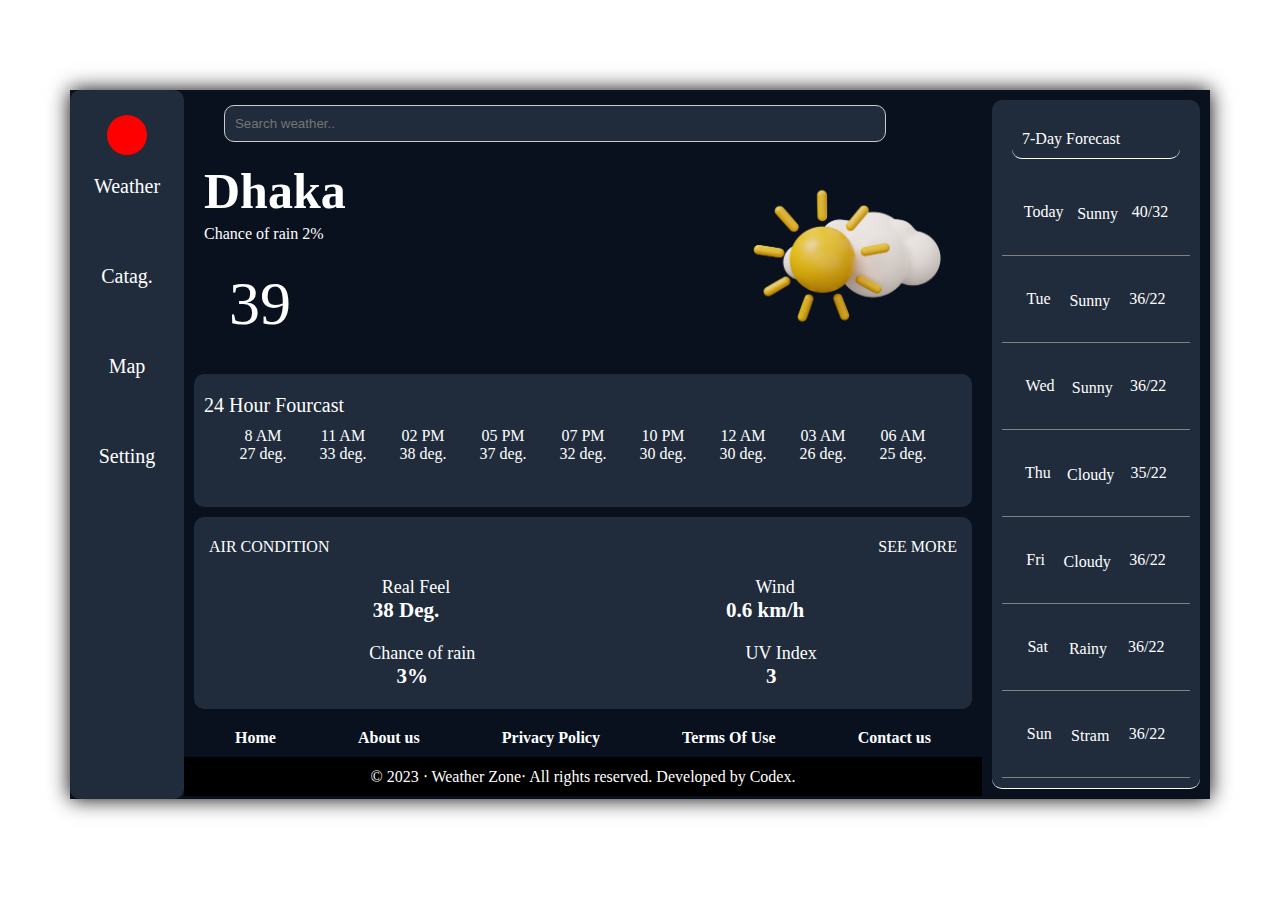
<file: index.html>
<!DOCTYPE html>
<html lang="en">

<head>
    <meta charset="UTF-8">
    <meta http-equiv="X-UA-Compatible" content="IE=edge">
    <meta name="viewport" content="width=device-width, initial-scale=1.0"> <!-- respose-->
    <title>Weather Page</title>
    <link rel="stylesheet" href="style.css"> <!-- css connect-->
    <link rel="stylesheet" href="https://cdnjs.cloudflare.com/ajax/libs/font-awesome/6.4.0/css/all.min.css"
        integrity="sha512-iecdLmaskl7CVkqkXNQ/ZH/XLlvWZOJyj7Yy7tcenmpD1ypASozpmT/E0iPtmFIB46ZmdtAc9eNBvH0H/ZpiBw=="
        crossorigin="anonymous" referrerpolicy="no-referrer" /> <!-- icon connect-->
</head>

<body>
    <div class="main-container">
        <div class="left-side">
            <div class="logo"><i class="fa-sharp fa-solid fa-wind" style="color: #ffffff;"></i></div>
            <div class="left-icon">
                <div class="weather">
                    <i class="fa-solid fa-cloud-sun-rain" style="color: #ffffff;"></i>

                    <div>Weather</div>
                </div>
                <div class="cat">
                    <i class="fa-solid fa-bars" style="color: #ffffff;"></i>
                    <div>Catag.</div>
                </div>
                <div class="map">
                    <i class="fa-solid fa-map-location-dot" style="color: #ffffff;"></i>
                    <div>Map</div>
                </div>
                <div class="setting">
                    <i class="fa-solid fa-gear" style="color: #ffffff;"></i>
                    <div>Setting</div>
                </div>

            </div>
        </div>
        <div class="middle-side">
            <div class="search">
                <input type="text" placeholder="Search weather..">
            </div>
            <div class="display">
                <div class="left">
                    <h2>Dhaka</h2>
                    <div>Chance of rain 2%</div>
                    <div class="degree"><span>39</span><sup><i class="fa-regular fa-circle"
                                style="color: #ffffff;"></i></sup>
                    </div>
                </div>
                <div class="right">
                    <img src="sun-cloud-3d-weather-png.png" alt="">
                </div>
            </div>

            <!-- 24 Houre whether start -->
            <div class="hour-container">
                <div class="h-heading">24 Hour Fourcast</div>
                <div class="h-inner">

                    <div class="h-item">
                        <div>8 AM</div>
                        <i class="fa-solid fa-cloud-sun-rain"></i>
                        <div>27 deg.</div>
                    </div>
                    <div class="h-item">
                        <div>11 AM</div>
                        <i class="fa-solid fa-sun"></i>
                        <div>33 deg.</div>
                    </div>
                    <div class="h-item">
                        <div>02 PM</div>
                        <i class="fa-solid fa-cloud-sun-rain"></i>
                        <div>38 deg.</div>
                    </div>
                    <div class="h-item">
                        <div>05 PM</div>
                        <i class="fa-solid fa-cloud-sun"></i>
                        <div>37 deg.</div>
                    </div>
                    <div class="h-item">
                        <div>07 PM</div>
                        <i class="fa-solid fa-cloud-sun-rain"></i>
                        <div>32 deg.</div>
                    </div>
                    <div class="h-item">
                        <div>10 PM</div>
                        <i class="fa-solid fa-cloud-sun-rain"></i>
                        <div>30 deg.</div>
                    </div>
                    <div class="h-item">
                        <div>12 AM</div>
                        <i class="fa-solid fa-sun"></i>
                        <div>30 deg.</div>
                    </div>
                    <div class="h-item">
                        <div>03 AM</div>
                        <i class="fa-solid fa-cloud-sun"></i>
                        <div>26 deg.</div>
                    </div>
                    <div class="h-item">
                        <div>06 AM</div>
                        <i class="fa-solid fa-cloud-sun-rain"></i>
                        <div>25 deg.</div>
                    </div>
                </div>
            </div>
            <!-- 24 Houre whether end -->
            <!-- Air Condition Start -->
            <div class="air-con">
                <div class="air-top">
                    <div class="left">Air Condition</div>
                    <div class="right">See more</div>
                </div>
                <div class="air-inner-container">
                    <div class="air-bottom">
                        <div class="item">
                            <div class="i-t">
                                <div class="icon"><i class="fa-solid fa-temperature-three-quarters"></i></div>
                                <div class="text">Real Feel</div>
                            </div>
                            <div class="degg">38 Deg.</div>
                        </div>
                        <div class="item">
                            <div class="i-t">
                                <div class="icon"><i class="fa-solid fa-wind"></i></div>
                                <div class="text">Wind</div>
                            </div>
                            <div class="degg">0.6 km/h</div>
                        </div>
                    </div>
                </div>
                <div class="air-inner-container">
                    <div class="air-bottom">
                        <div class="item">
                            <div class="i-t">
                                <div class="icon"><i class="fa-solid fa-droplet"></i></div>
                                <div class="text">Chance of rain</div>
                            </div>
                            <div class="degg">3%</div>
                        </div>
                        <div class="item">
                            <div class="i-t">
                                <div class="icon"><i class="fa-solid fa-sun"></i></div>
                                <div class="text">UV Index</div>
                            </div>
                            <div class="degg">3</div>
                        </div>
                    </div>
                </div>

            </div>
            <div class="page">
                <ul>
                    <li><a href="/index.html">Home</a></li>
                    <li><a href="/about.html">About us</a></li>
                    <li><a href="/privacypolicy.html">Privacy Policy</a></li>
                    <li><a href="/terms.html">Terms Of Use</a></li>
                    <li><a href="/contact.html">Contact us</a></li>
                </ul>
            </div>
            <div class="down-footer">© 2023 ‧ Weather Zone‧ All rights reserved.
                 Developed by Codex.</div>
        </div>
         <div class="right-side">
        <div class="right-container">
            <div class="right-container">7-Day Forecast</div>
            <div class="day">
                <div class="one">Today</div>
                <div class="two"><i class="fa-solid fa-sun"></i> Sunny</div>
                <div class="three">40/32</div>
            </div> <div class="day">
                <div class="one">Tue</div>
                <div class="two"><i class="fa-solid fa-sun"></i> Sunny</div>
                <div class="three">36/22</div>
            </div> <div class="day">
                <div class="one">Wed</div>
                <div class="two"><i class="fa-solid fa-sun"></i> Sunny</div>
                <div class="three">36/22</div>
            </div> <div class="day">
                <div class="one">Thu</div>
                <div class="two"><i class="fa-solid fa-cloud-sun"></i> Cloudy</div>
                <div class="three">35/22</div>
            </div> <div class="day">
                <div class="one">Fri</div>
                <div class="two"><i class="fa-solid fa-cloud-sun"></i> Cloudy</div>
                <div class="three">36/22</div>
            </div> <div class="day">
                <div class="one">Sat</div>
                <div class="two"><i class="fa-solid fa-cloud-sun-rain"></i> Rainy</div>
                <div class="three">36/22</div>
            </div> <div class="day">
                <div class="one">Sun</div>
                <div class="two"><i class="fa-solid fa-poo-storm"></i> Stram</div>
                <div class="three">36/22</div>
            </div>
        </div>
    </div>
    </div>
    <!-- Air Condition End -->

   
    </div>
    <script src="script.js"></script>
</body>

</html>
</file>
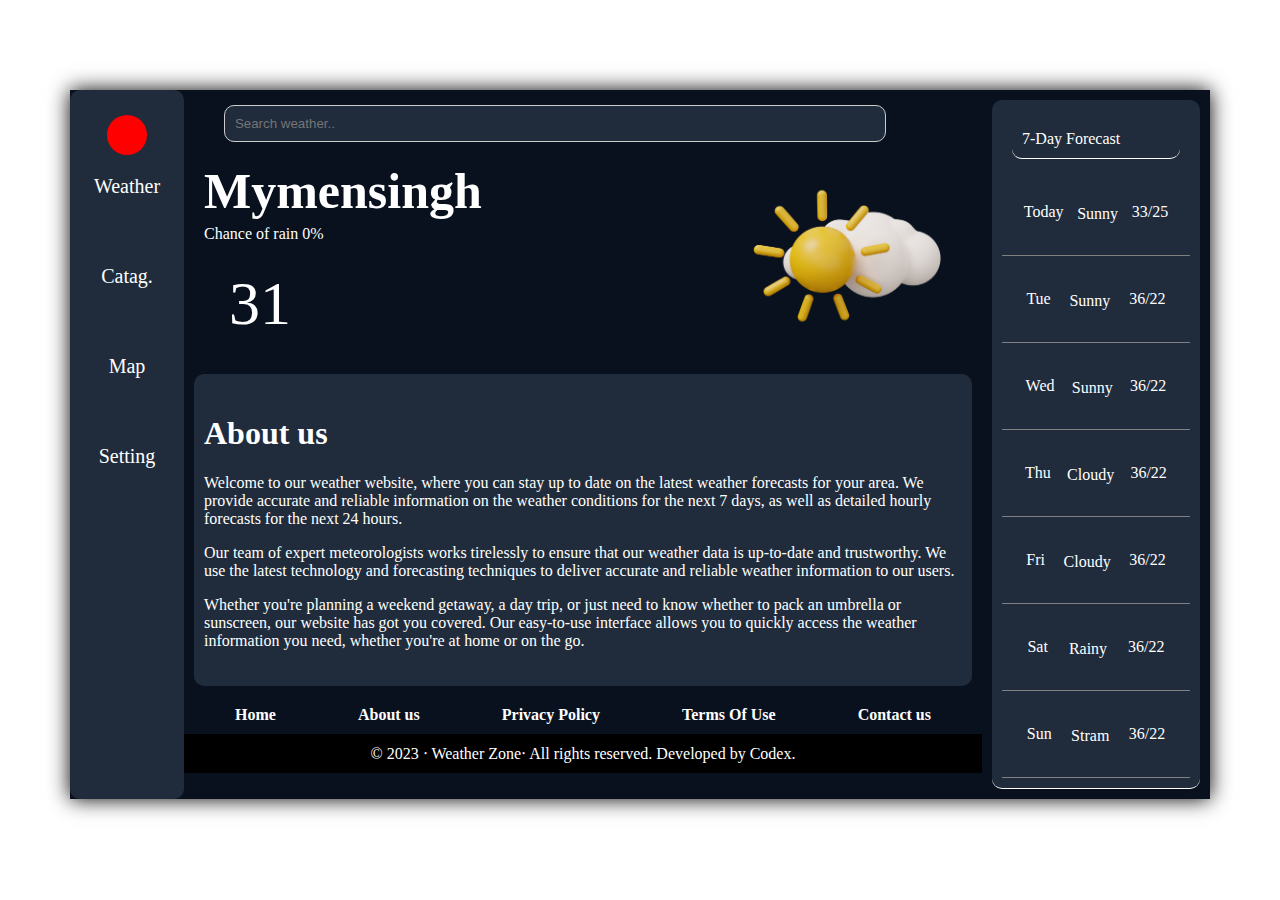
<file: about.html>
<!DOCTYPE html>
<html lang="en">

<head>
    <meta charset="UTF-8">
    <meta http-equiv="X-UA-Compatible" content="IE=edge">
    <meta name="viewport" content="width=device-width, initial-scale=1.0">
    <title>Weather Page</title>
    <link rel="stylesheet" href="style.css">
    <link rel="stylesheet" href="https://cdnjs.cloudflare.com/ajax/libs/font-awesome/6.4.0/css/all.min.css"
        integrity="sha512-iecdLmaskl7CVkqkXNQ/ZH/XLlvWZOJyj7Yy7tcenmpD1ypASozpmT/E0iPtmFIB46ZmdtAc9eNBvH0H/ZpiBw=="
        crossorigin="anonymous" referrerpolicy="no-referrer" />
</head>

<body>
    <div class="main-container">
        <div class="left-side">
            <div class="logo"><i class="fa-sharp fa-solid fa-wind" style="color: #ffffff;"></i></div>
            <div class="left-icon">
                <div class="weather">
                    <i class="fa-solid fa-cloud-sun-rain" style="color: #ffffff;"></i>

                    <div>Weather</div>
                </div>
                <div class="cat">
                    <i class="fa-solid fa-bars" style="color: #ffffff;"></i>
                    <div>Catag.</div>
                </div>
                <div class="map">
                    <i class="fa-solid fa-map-location-dot" style="color: #ffffff;"></i>
                    <div>Map</div>
                </div>
                <div class="setting">
                    <i class="fa-solid fa-gear" style="color: #ffffff;"></i>
                    <div>Setting</div>
                </div>

            </div>
        </div>
        <div class="middle-side">
            <div class="search">
                <input type="text" placeholder="Search weather..">
            </div>
            <div class="display">
                <div class="left">
                    <h2>Mymensingh</h2>
                    <div>Chance of rain 0%</div>
                    <div class="degree"><span>31</span><sup><i class="fa-regular fa-circle"
                                style="color: #ffffff;"></i></sup>
                    </div>
                </div>
                <div class="right">
                    <img src="sun-cloud-3d-weather-png.png" alt="">
                </div>
            </div>

            <!-- 24 Houre whether start -->
            <div class="hour-container">
                <h1>About us</h1>
                <p>Welcome to our weather website, where you can stay up to date on the latest weather forecasts for
                    your area. We provide accurate and reliable information on the weather conditions for the next 7
                    days, as well as detailed hourly forecasts for the next 24 hours.
                </p>
                <p>
                    Our team of expert meteorologists works tirelessly to ensure that our weather data is up-to-date and
                    trustworthy. We use the latest technology and forecasting techniques to deliver accurate and
                    reliable weather information to our users.
                </p>
                <p>
                    Whether you're planning a weekend getaway, a day trip, or just need to know whether to pack an
                    umbrella or sunscreen, our website has got you covered. Our easy-to-use interface allows you to
                    quickly access the weather information you need, whether you're at home or on the go.</p>
            </div>
            <div class="page">
                <ul>
                    <li><a href="/index.html">Home</a></li>
                    <li><a href="/about.html">About us</a></li>
                    <li><a href="/privacypolicy.html">Privacy Policy</a></li>
                    <li><a href="/terms.html">Terms Of Use</a></li>
                    <li><a href="/contact.html">Contact us</a></li>
                </ul>
            </div>
            <div class="down-footer">© 2023 ‧ Weather Zone‧ All rights reserved.
                 Developed by Codex.</div>
        </div>
        <div class="right-side">
            <div class="right-container">
                <div class="right-container">7-Day Forecast</div>
                <div class="day">
                    <div class="one">Today</div>
                    <div class="two"><i class="fa-solid fa-sun"></i> Sunny</div>
                    <div class="three">33/25</div>
                </div>
                <div class="day">
                    <div class="one">Tue</div>
                    <div class="two"><i class="fa-solid fa-sun"></i> Sunny</div>
                    <div class="three">36/22</div>
                </div>
                <div class="day">
                    <div class="one">Wed</div>
                    <div class="two"><i class="fa-solid fa-sun"></i> Sunny</div>
                    <div class="three">36/22</div>
                </div>
                <div class="day">
                    <div class="one">Thu</div>
                    <div class="two"><i class="fa-solid fa-cloud-sun"></i> Cloudy</div>
                    <div class="three">36/22</div>
                </div>
                <div class="day">
                    <div class="one">Fri</div>
                    <div class="two"><i class="fa-solid fa-cloud-sun"></i> Cloudy</div>
                    <div class="three">36/22</div>
                </div>
                <div class="day">
                    <div class="one">Sat</div>
                    <div class="two"><i class="fa-solid fa-cloud-sun-rain"></i> Rainy</div>
                    <div class="three">36/22</div>
                </div>
                <div class="day">
                    <div class="one">Sun</div>
                    <div class="two"><i class="fa-solid fa-poo-storm"></i> Stram</div>
                    <div class="three">36/22</div>
                </div>
            </div>
        </div>
    </div>
    <!-- Air Condition End -->


    </div>
</body>

</html>
</file>
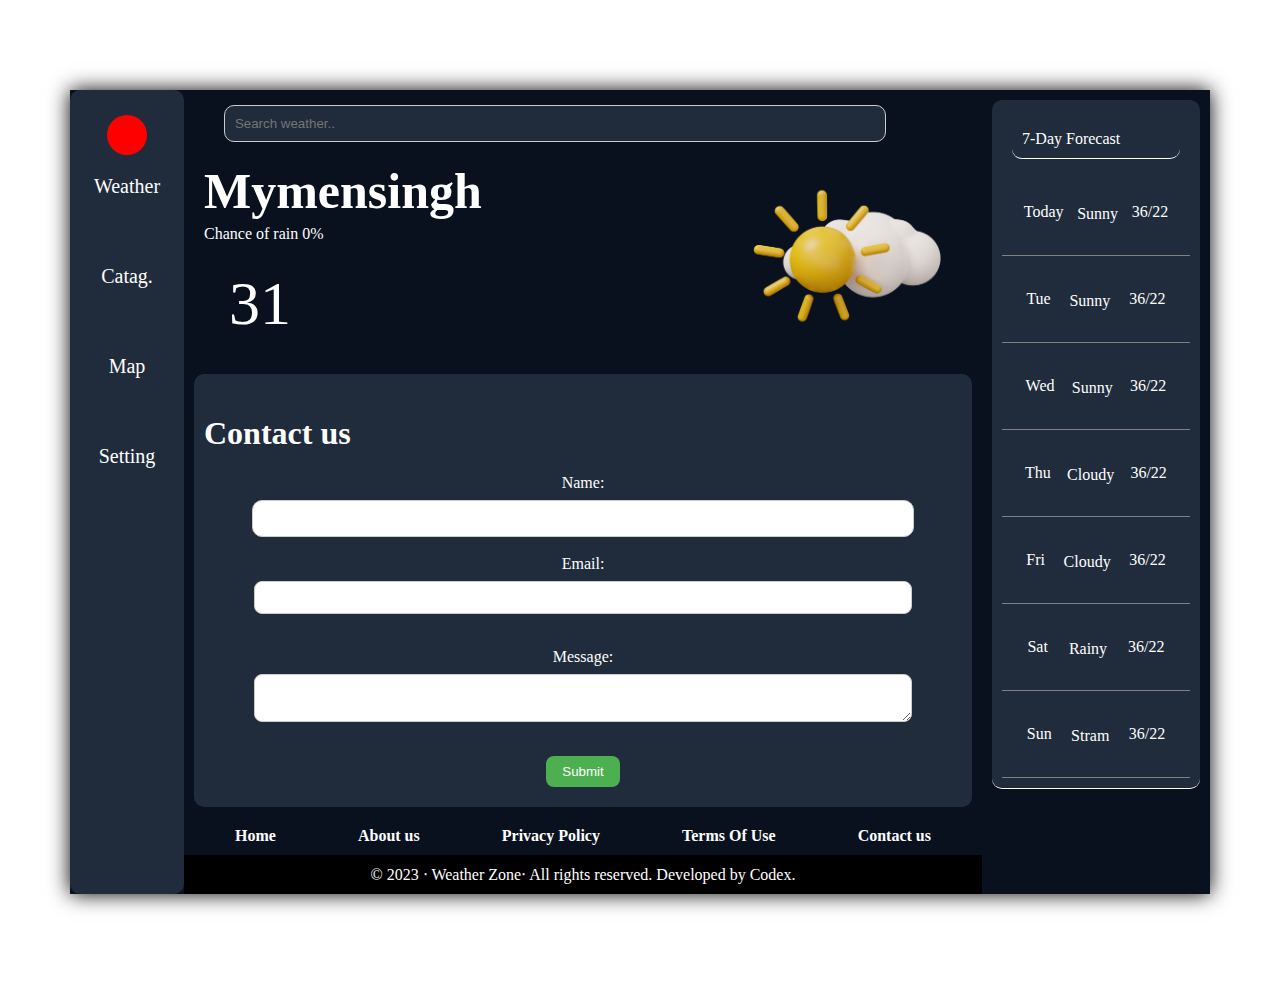
<file: contact.html>
<!DOCTYPE html>
<html lang="en">

<head>
    <meta charset="UTF-8">
    <meta http-equiv="X-UA-Compatible" content="IE=edge">
    <meta name="viewport" content="width=device-width, initial-scale=1.0">
    <title>Weather Page</title>
    <link rel="stylesheet" href="style.css">
    <link rel="stylesheet" href="https://cdnjs.cloudflare.com/ajax/libs/font-awesome/6.4.0/css/all.min.css"
        integrity="sha512-iecdLmaskl7CVkqkXNQ/ZH/XLlvWZOJyj7Yy7tcenmpD1ypASozpmT/E0iPtmFIB46ZmdtAc9eNBvH0H/ZpiBw=="
        crossorigin="anonymous" referrerpolicy="no-referrer" />
</head>

<body>
    <div class="main-container">
        <div class="left-side">
            <div class="logo"><i class="fa-sharp fa-solid fa-wind" style="color: #ffffff;"></i></div>
            <div class="left-icon">
                <div class="weather">
                    <i class="fa-solid fa-cloud-sun-rain" style="color: #ffffff;"></i>

                    <div>Weather</div>
                </div>
                <div class="cat">
                    <i class="fa-solid fa-bars" style="color: #ffffff;"></i>
                    <div>Catag.</div>
                </div>
                <div class="map">
                    <i class="fa-solid fa-map-location-dot" style="color: #ffffff;"></i>
                    <div>Map</div>
                </div>
                <div class="setting">
                    <i class="fa-solid fa-gear" style="color: #ffffff;"></i>
                    <div>Setting</div>
                </div>

            </div>
        </div>
        <div class="middle-side">
            <div class="search">
                <input type="text" placeholder="Search weather..">
            </div>
            <div class="display">
                <div class="left">
                    <h2>Mymensingh</h2>
                    <div>Chance of rain 0%</div>
                    <div class="degree"><span>31</span><sup><i class="fa-regular fa-circle"
                                style="color: #ffffff;"></i></sup>
                    </div>
                </div>
                <div class="right">
                    <img src="sun-cloud-3d-weather-png.png" alt="">
                </div>
            </div>

            <!-- 24 Houre whether start -->
            <div class="hour-container">
                <h1>Contact us</h1>
                <!-- A simple contact form with name, email and message fields -->
<form action="#" method="post">
    <label for="name">Name:</label>
    <input type="text" style="background-color: #ffffff;" id="name" name="name" required><br>
  
    <label for="email">Email:</label>
    <input type="email" id="email" name="email" required><br>
  
    <label for="message">Message:</label>
    <textarea id="message" name="message" required></textarea><br>
  
    <button type="submit">Submit</button>
  </form>
  
            </div>
            <div class="page">
                <ul>
                    <li><a href="/index.html">Home</a></li>
                    <li><a href="/about.html">About us</a></li>
                    <li><a href="/privacypolicy.html">Privacy Policy</a></li>
                    <li><a href="/terms.html">Terms Of Use</a></li>
                    <li><a href="/contact.html">Contact us</a></li>
                </ul>
            </div>
            <div class="down-footer">© 2023 ‧ Weather Zone‧ All rights reserved.
                 Developed by Codex.</div>
        </div>
        <div class="right-side">
            <div class="right-container">
                <div class="right-container">7-Day Forecast</div>
                <div class="day">
                    <div class="one">Today</div>
                    <div class="two"><i class="fa-solid fa-sun"></i> Sunny</div>
                    <div class="three">36/22</div>
                </div>
                <div class="day">
                    <div class="one">Tue</div>
                    <div class="two"><i class="fa-solid fa-sun"></i> Sunny</div>
                    <div class="three">36/22</div>
                </div>
                <div class="day">
                    <div class="one">Wed</div>
                    <div class="two"><i class="fa-solid fa-sun"></i> Sunny</div>
                    <div class="three">36/22</div>
                </div>
                <div class="day">
                    <div class="one">Thu</div>
                    <div class="two"><i class="fa-solid fa-cloud-sun"></i> Cloudy</div>
                    <div class="three">36/22</div>
                </div>
                <div class="day">
                    <div class="one">Fri</div>
                    <div class="two"><i class="fa-solid fa-cloud-sun"></i> Cloudy</div>
                    <div class="three">36/22</div>
                </div>
                <div class="day">
                    <div class="one">Sat</div>
                    <div class="two"><i class="fa-solid fa-cloud-sun-rain"></i> Rainy</div>
                    <div class="three">36/22</div>
                </div>
                <div class="day">
                    <div class="one">Sun</div>
                    <div class="two"><i class="fa-solid fa-poo-storm"></i> Stram</div>
                    <div class="three">36/22</div>
                </div>
            </div>
        </div>
    </div>
    <!-- Air Condition End -->


    </div>
    <script src="script.js"></script>
</body>

</html>
</file>
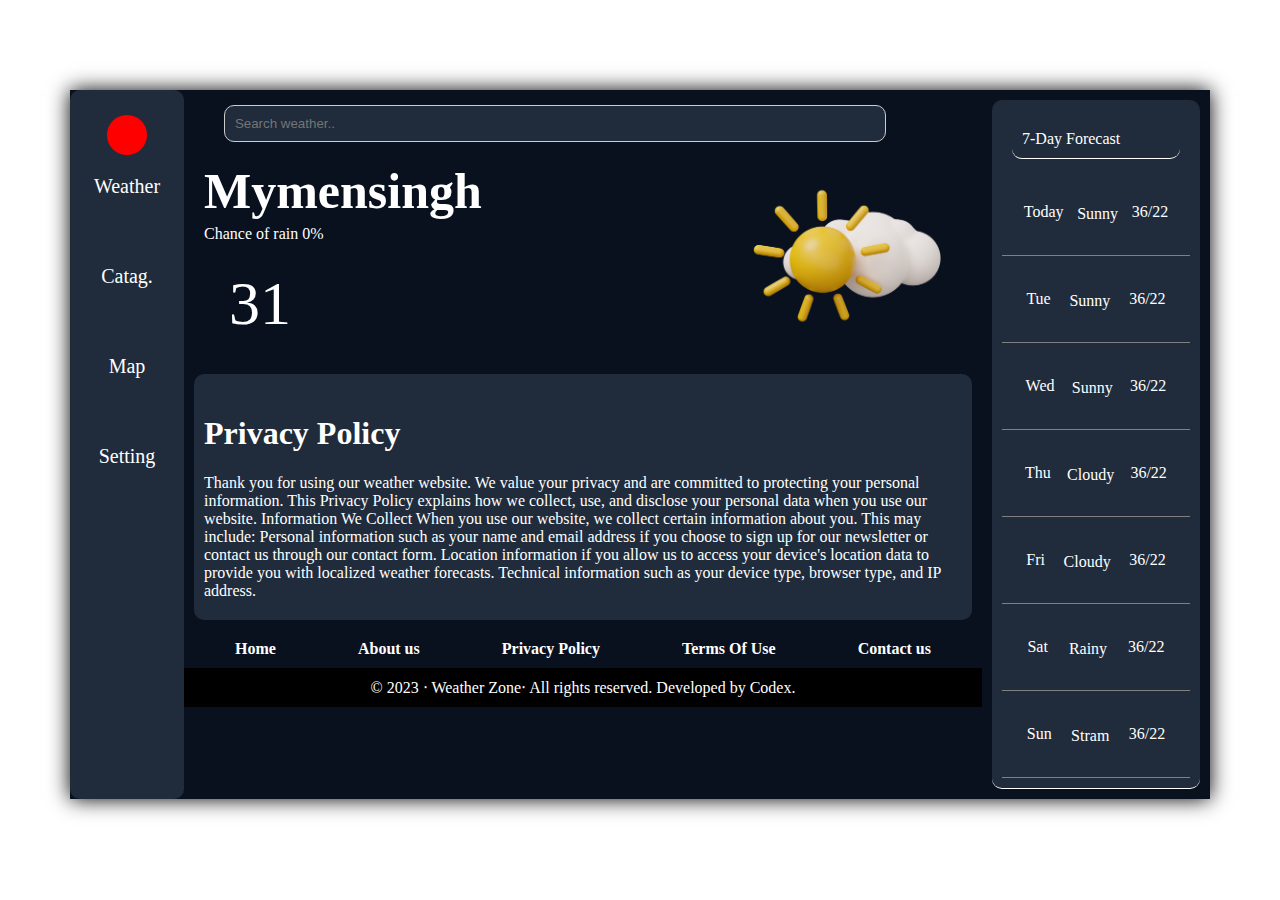
<file: privacypolicy.html>
<!DOCTYPE html>
<html lang="en">

<head>
    <meta charset="UTF-8">
    <meta http-equiv="X-UA-Compatible" content="IE=edge">
    <meta name="viewport" content="width=device-width, initial-scale=1.0">
    <title>Weather Page</title>
    <link rel="stylesheet" href="style.css">
    <link rel="stylesheet" href="https://cdnjs.cloudflare.com/ajax/libs/font-awesome/6.4.0/css/all.min.css"
        integrity="sha512-iecdLmaskl7CVkqkXNQ/ZH/XLlvWZOJyj7Yy7tcenmpD1ypASozpmT/E0iPtmFIB46ZmdtAc9eNBvH0H/ZpiBw=="
        crossorigin="anonymous" referrerpolicy="no-referrer" />
</head>

<body>
    <div class="main-container">
        <div class="left-side">
            <div class="logo"><i class="fa-sharp fa-solid fa-wind" style="color: #ffffff;"></i></div>
            <div class="left-icon">
                <div class="weather">
                    <i class="fa-solid fa-cloud-sun-rain" style="color: #ffffff;"></i>

                    <div>Weather</div>
                </div>
                <div class="cat">
                    <i class="fa-solid fa-bars" style="color: #ffffff;"></i>
                    <div>Catag.</div>
                </div>
                <div class="map">
                    <i class="fa-solid fa-map-location-dot" style="color: #ffffff;"></i>
                    <div>Map</div>
                </div>
                <div class="setting">
                    <i class="fa-solid fa-gear" style="color: #ffffff;"></i>
                    <div>Setting</div>
                </div>

            </div>
        </div>
        <div class="middle-side">
            <div class="search">
                <input type="text" placeholder="Search weather..">
            </div>
            <div class="display">
                <div class="left">
                    <h2>Mymensingh</h2>
                    <div>Chance of rain 0%</div>
                    <div class="degree"><span>31</span><sup><i class="fa-regular fa-circle"
                                style="color: #ffffff;"></i></sup>
                    </div>
                </div>
                <div class="right">
                    <img src="sun-cloud-3d-weather-png.png" alt="">
                </div>
            </div>

            <!-- 24 Houre whether start -->
            <div class="hour-container">
                <h1>Privacy Policy</h1>
                Thank you for using our weather website. We value your privacy and are committed to protecting your personal information. This Privacy Policy explains how we collect, use, and disclose your personal data when you use our website.

                Information We Collect
                When you use our website, we collect certain information about you. This may include:
                
                Personal information such as your name and email address if you choose to sign up for our newsletter or contact us through our contact form.
                Location information if you allow us to access your device's location data to provide you with localized weather forecasts.
                Technical information such as your device type, browser type, and IP address.
            </div>
            <div class="page">
                <ul>
                    <li><a href="/index.html">Home</a></li>
                    <li><a href="/about.html">About us</a></li>
                    <li><a href="/privacypolicy.html">Privacy Policy</a></li>
                    <li><a href="/terms.html">Terms Of Use</a></li>
                    <li><a href="/contact.html">Contact us</a></li>
                </ul>
            </div>
            <div class="down-footer">© 2023 ‧ Weather Zone‧ All rights reserved.
                 Developed by Codex.</div>
        </div>
        <div class="right-side">
            <div class="right-container">
                <div class="right-container">7-Day Forecast</div>
                <div class="day">
                    <div class="one">Today</div>
                    <div class="two"><i class="fa-solid fa-sun"></i> Sunny</div>
                    <div class="three">36/22</div>
                </div>
                <div class="day">
                    <div class="one">Tue</div>
                    <div class="two"><i class="fa-solid fa-sun"></i> Sunny</div>
                    <div class="three">36/22</div>
                </div>
                <div class="day">
                    <div class="one">Wed</div>
                    <div class="two"><i class="fa-solid fa-sun"></i> Sunny</div>
                    <div class="three">36/22</div>
                </div>
                <div class="day">
                    <div class="one">Thu</div>
                    <div class="two"><i class="fa-solid fa-cloud-sun"></i> Cloudy</div>
                    <div class="three">36/22</div>
                </div>
                <div class="day">
                    <div class="one">Fri</div>
                    <div class="two"><i class="fa-solid fa-cloud-sun"></i> Cloudy</div>
                    <div class="three">36/22</div>
                </div>
                <div class="day">
                    <div class="one">Sat</div>
                    <div class="two"><i class="fa-solid fa-cloud-sun-rain"></i> Rainy</div>
                    <div class="three">36/22</div>
                </div>
                <div class="day">
                    <div class="one">Sun</div>
                    <div class="two"><i class="fa-solid fa-poo-storm"></i> Stram</div>
                    <div class="three">36/22</div>
                </div>
            </div>
        </div>
    </div>
    <!-- Air Condition End -->


    </div>
</body>

</html>
</file>
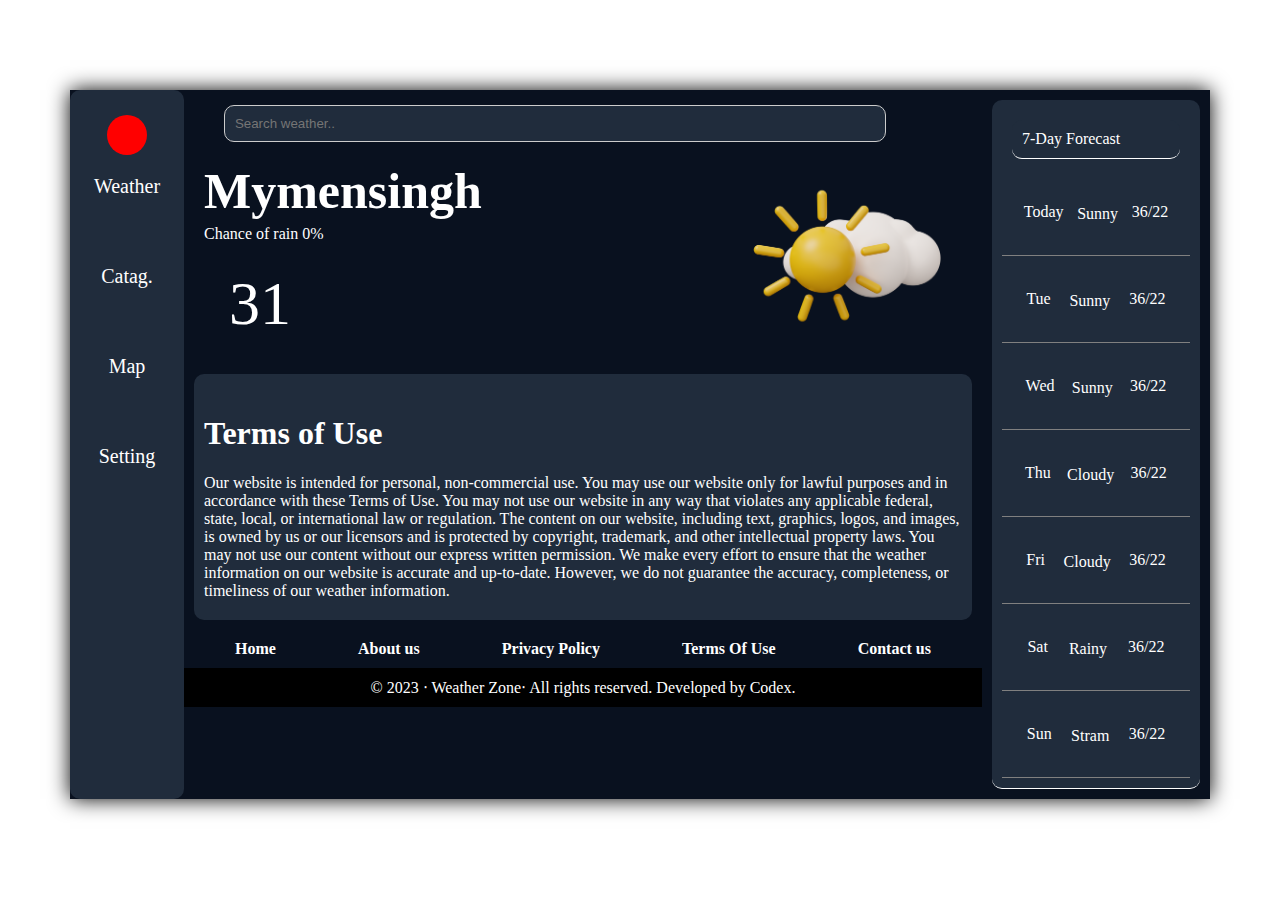
<file: terms.html>
<!DOCTYPE html>
<html lang="en">

<head>
    <meta charset="UTF-8">
    <meta http-equiv="X-UA-Compatible" content="IE=edge">
    <meta name="viewport" content="width=device-width, initial-scale=1.0">
    <title>Weather Page</title>
    <link rel="stylesheet" href="style.css">
    <link rel="stylesheet" href="https://cdnjs.cloudflare.com/ajax/libs/font-awesome/6.4.0/css/all.min.css"
        integrity="sha512-iecdLmaskl7CVkqkXNQ/ZH/XLlvWZOJyj7Yy7tcenmpD1ypASozpmT/E0iPtmFIB46ZmdtAc9eNBvH0H/ZpiBw=="
        crossorigin="anonymous" referrerpolicy="no-referrer" />
</head>

<body>
    <div class="main-container">
        <div class="left-side">
            <div class="logo"><i class="fa-sharp fa-solid fa-wind" style="color: #ffffff;"></i></div>
            <div class="left-icon">
                <div class="weather">
                    <i class="fa-solid fa-cloud-sun-rain" style="color: #ffffff;"></i>

                    <div>Weather</div>
                </div>
                <div class="cat">
                    <i class="fa-solid fa-bars" style="color: #ffffff;"></i>
                    <div>Catag.</div>
                </div>
                <div class="map">
                    <i class="fa-solid fa-map-location-dot" style="color: #ffffff;"></i>
                    <div>Map</div>
                </div>
                <div class="setting">
                    <i class="fa-solid fa-gear" style="color: #ffffff;"></i>
                    <div>Setting</div>
                </div>

            </div>
        </div>
        <div class="middle-side">
            <div class="search">
                <input type="text" placeholder="Search weather..">
            </div>
            <div class="display">
                <div class="left">
                    <h2>Mymensingh</h2>
                    <div>Chance of rain 0%</div>
                    <div class="degree"><span>31</span><sup><i class="fa-regular fa-circle"
                                style="color: #ffffff;"></i></sup>
                    </div>
                </div>
                <div class="right">
                    <img src="sun-cloud-3d-weather-png.png" alt="">
                </div>
            </div>

            <!-- 24 Houre whether start -->
            <div class="hour-container">
                <h1>Terms of Use</h1>
                Our website is intended for personal, non-commercial use. You may use our website only for lawful purposes and in accordance with these Terms of Use. You may not use our website in any way that violates any applicable federal, state, local, or international law or regulation.

                The content on our website, including text, graphics, logos, and images, is owned by us or our licensors and is protected by copyright, trademark, and other intellectual property laws. You may not use our content without our express written permission.

                We make every effort to ensure that the weather information on our website is accurate and up-to-date. However, we do not guarantee the accuracy, completeness, or timeliness of our weather information.


            </div>
            <div class="page">
                <ul>
                    <li><a href="/index.html">Home</a></li>
                    <li><a href="/about.html">About us</a></li>
                    <li><a href="/privacypolicy.html">Privacy Policy</a></li>
                    <li><a href="/terms.html">Terms Of Use</a></li>
                    <li><a href="/contact.html">Contact us</a></li>
                </ul>
            </div>
            <div class="down-footer">© 2023 ‧ Weather Zone‧ All rights reserved.
                 Developed by Codex.</div>
        </div>
        <div class="right-side">
            <div class="right-container">
                <div class="right-container">7-Day Forecast</div>
                <div class="day">
                    <div class="one">Today</div>
                    <div class="two"><i class="fa-solid fa-sun"></i> Sunny</div>
                    <div class="three">36/22</div>
                </div>
                <div class="day">
                    <div class="one">Tue</div>
                    <div class="two"><i class="fa-solid fa-sun"></i> Sunny</div>
                    <div class="three">36/22</div>
                </div>
                <div class="day">
                    <div class="one">Wed</div>
                    <div class="two"><i class="fa-solid fa-sun"></i> Sunny</div>
                    <div class="three">36/22</div>
                </div>
                <div class="day">
                    <div class="one">Thu</div>
                    <div class="two"><i class="fa-solid fa-cloud-sun"></i> Cloudy</div>
                    <div class="three">36/22</div>
                </div>
                <div class="day">
                    <div class="one">Fri</div>
                    <div class="two"><i class="fa-solid fa-cloud-sun"></i> Cloudy</div>
                    <div class="three">36/22</div>
                </div>
                <div class="day">
                    <div class="one">Sat</div>
                    <div class="two"><i class="fa-solid fa-cloud-sun-rain"></i> Rainy</div>
                    <div class="three">36/22</div>
                </div>
                <div class="day">
                    <div class="one">Sun</div>
                    <div class="two"><i class="fa-solid fa-poo-storm"></i> Stram</div>
                    <div class="three">36/22</div>
                </div>
            </div>
        </div>
    </div>
    <!-- Air Condition End -->


    </div>
</body>

</html>
</file>
<file: style.css>
:root{
    --background:#fff;
    --main-color:#e2203d;
    --sec-color:#202C3C;
}
body{
    margin: 0;
    background-color:var(--background);
}
.main-container {
    display: flex;
    max-width: 1140px;
    margin: 90px auto;
    background: #09111f;
    box-shadow: 0px 0px 20px;
}
.left-side {
    background: #202C3C;
    color: white;
    display: flex;
    flex-direction: column;
    align-items: center;
    padding: 25px 0px;
    border-radius: 10px;
    width: 10%;
}
.middle-side {
    width: 70%;
}
.right-side {
    width: 20%;
}
.left-icon {
    display: flex;
    flex-direction: column;
    flex-wrap: nowrap;
    margin: 10px;
    padding: 10px 10px;
}
.logo {
    width: 20px;
    height: 20px;
    background: red;
    padding: 10px;
    border-radius: 100%;
    display: flex;
    align-items: center;
    justify-content: center;
    font-size: 25px;
}
.weather, .cat, .map, .setting {
    display: flex;
    align-items: center;
    flex-direction: column;
    width: 50px;
    height: 90px;
    font-size: 20px;
}

input[type="text"] {
    width: 90%;
    padding: 10px;
    border-radius: 10px;
    margin: 0% 5%;
    background: #202c3c;
}
.middle-side .display {
    color: white;
    display: flex;
    justify-content: space-between;
    padding: 0px 20px;
}
.right img {
    width: 230px;
}
.left h2 {
    margin: 5px 0px;
    font-size: 50px;
}
.degree {
    margin: 25px;
    position: relative;
}
.degree span {
    font-size: 62px;
}
.degree sup {
    position: absolute;
    top: 10px;
}
.search {
    margin: 15px auto;
}


.container {
    width: 90%;
    margin: auto;
    padding: 20px;
  }
  .h-inner {
    display: flex;
    justify-content: center;
}
.h-item {
    width: 60px;
    height: 50px;
    display: flex;
    flex-direction: column;
    align-items: center;
    padding: 10px;
}
.hour-container {
    background: #202c3c;
    color: white;
    margin: 10px;
    padding: 20px 10px;
    border-radius: 10px;
}
.h-heading {
    font-size: 20px;
    font-weight: 400;
}
.h-item i {
    color: wheat;
    font-size: 30px;
}
.air-con {
    color: white;
}
.air-top {
    display: flex;
    justify-content: space-between;
    align-items: center;
    text-transform: uppercase;
    padding: 11px 5px;
}
.air-con {
    color: white;
    background: #202c3c;
    padding: 10px;
    margin: 10px;
    border-radius: 10px;
}
.i-t {
    display: flex;
    align-items: center;
}
.air-bottom {
    display: flex;
    justify-content: space-around;
    padding: 10px 20px;
}
.air-bottom .item {
    display: flex;
    flex-direction: column;
    align-items: center;
    justify-content: center;
}
.i-t i {
    padding: 0px 10px;
}
.i-t .text {
    font-size: 18px;
}
.degg {
    font-size: 21px;
    font-weight: 600;
}
.down-footer {
    background: black;
    color: white;
    text-align: center;
    padding: 10px;
}
.page ul {
    list-style-type: none;
    padding: 0;
    margin: 0;
}
.page ul {
    list-style-type: none;
    padding: 0;
    margin: 0;
    display: flex;
    justify-content: space-around;
    align-items: center;
    padding: 10px;
}
.page ul a {
    color: white;
    text-decoration: none;
    font-weight: 800;
}
.page ul a:hover {
    text-transform: uppercase;
}

.right-container {
    background: #202c3c;
    color: white;
    padding: 10px;
    margin: 10px;
    border-radius: 10px;
    border-bottom: 1px solid white;
}

.day {
    display: flex;
    align-items: center;
    justify-content: space-around;
    padding: 30px 15px;
    border-bottom: 1px solid gray;
}
.two i {
    font-size: 23px;
    color: #d9b43e;
}





form {
    display: flex;
    flex-direction: column;
    align-items: center;
  }
  
  label {
    margin-bottom: 0.5rem;
  }
  
  input, textarea {
    padding: 0.5rem;
    border-radius: 0.5rem;
    border: 1px solid #ccc;
    margin-bottom: 1rem;
    width: 100%;
    max-width: 40rem;
  }
  
  button {
    padding: 0.5rem 1rem;
    border-radius: 0.5rem;
    background-color: #4CAF50;
    color: white;
    border: none;
  }
</file>
